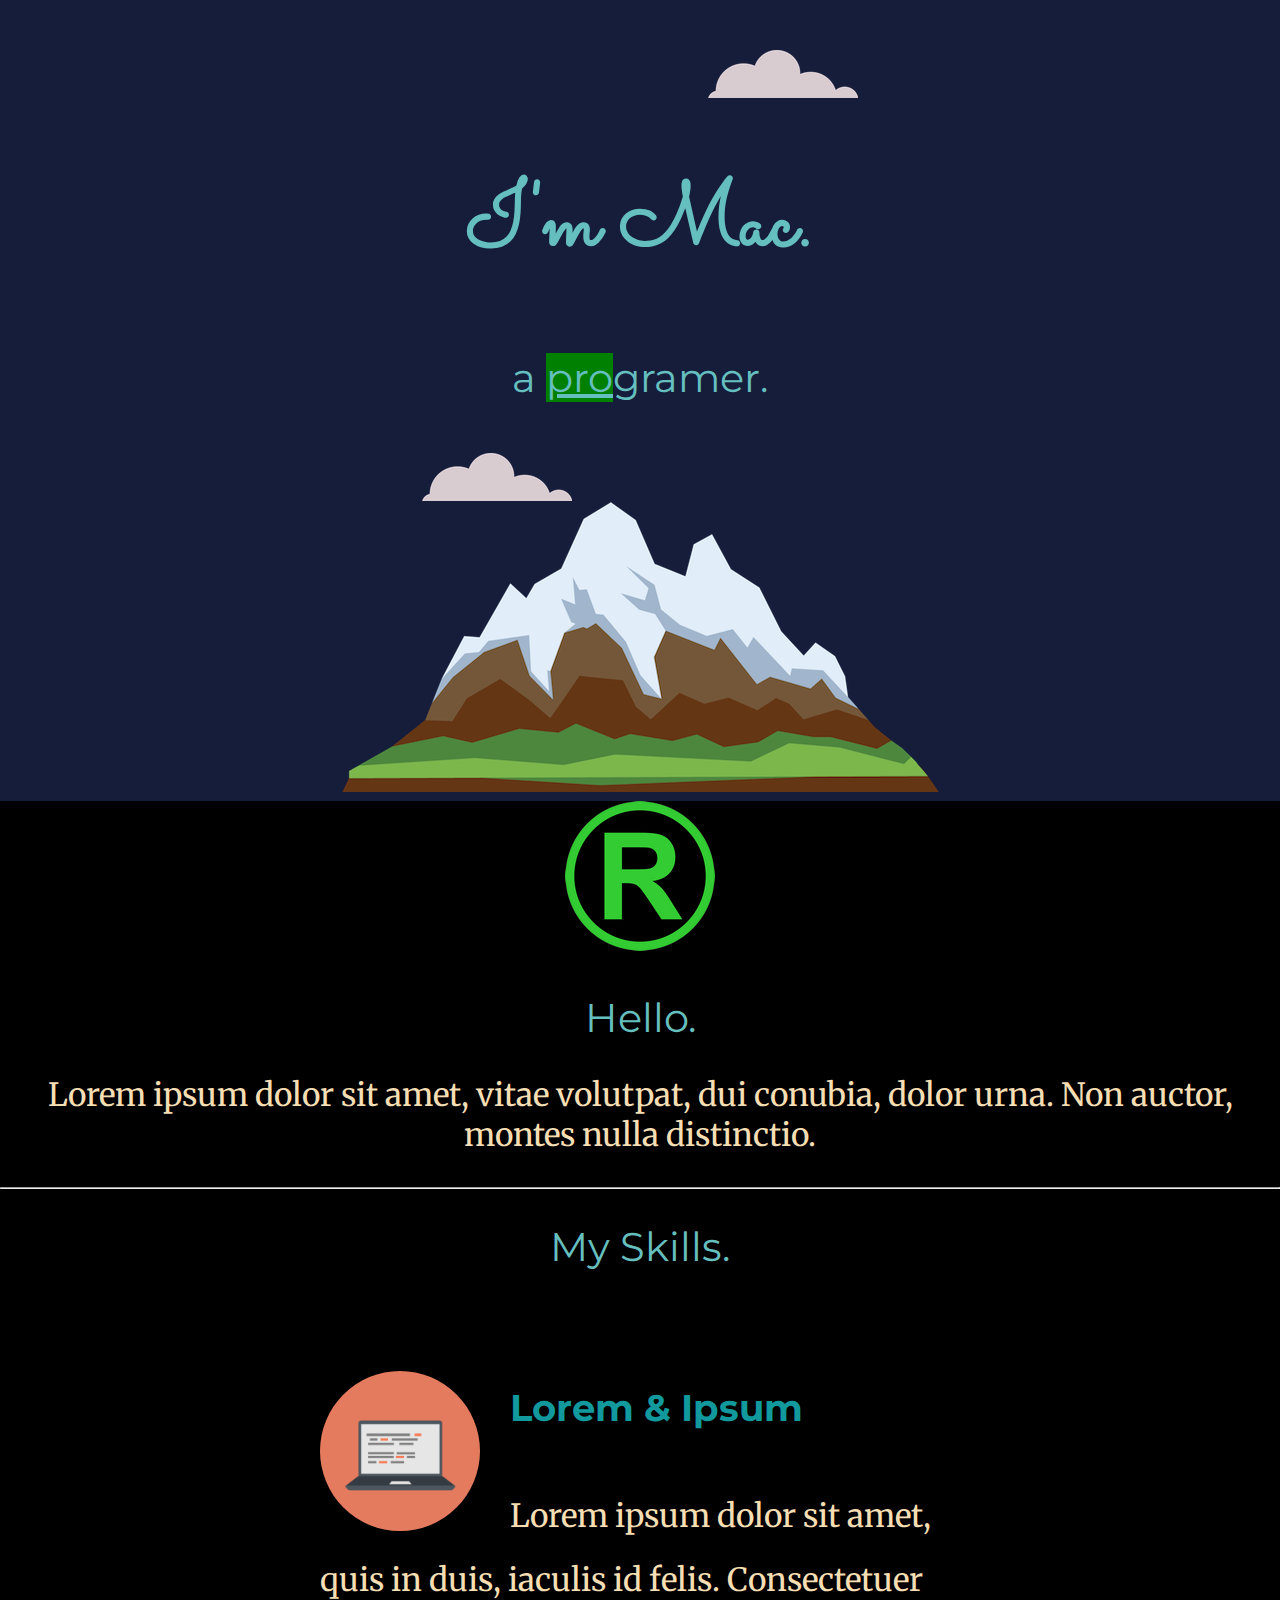
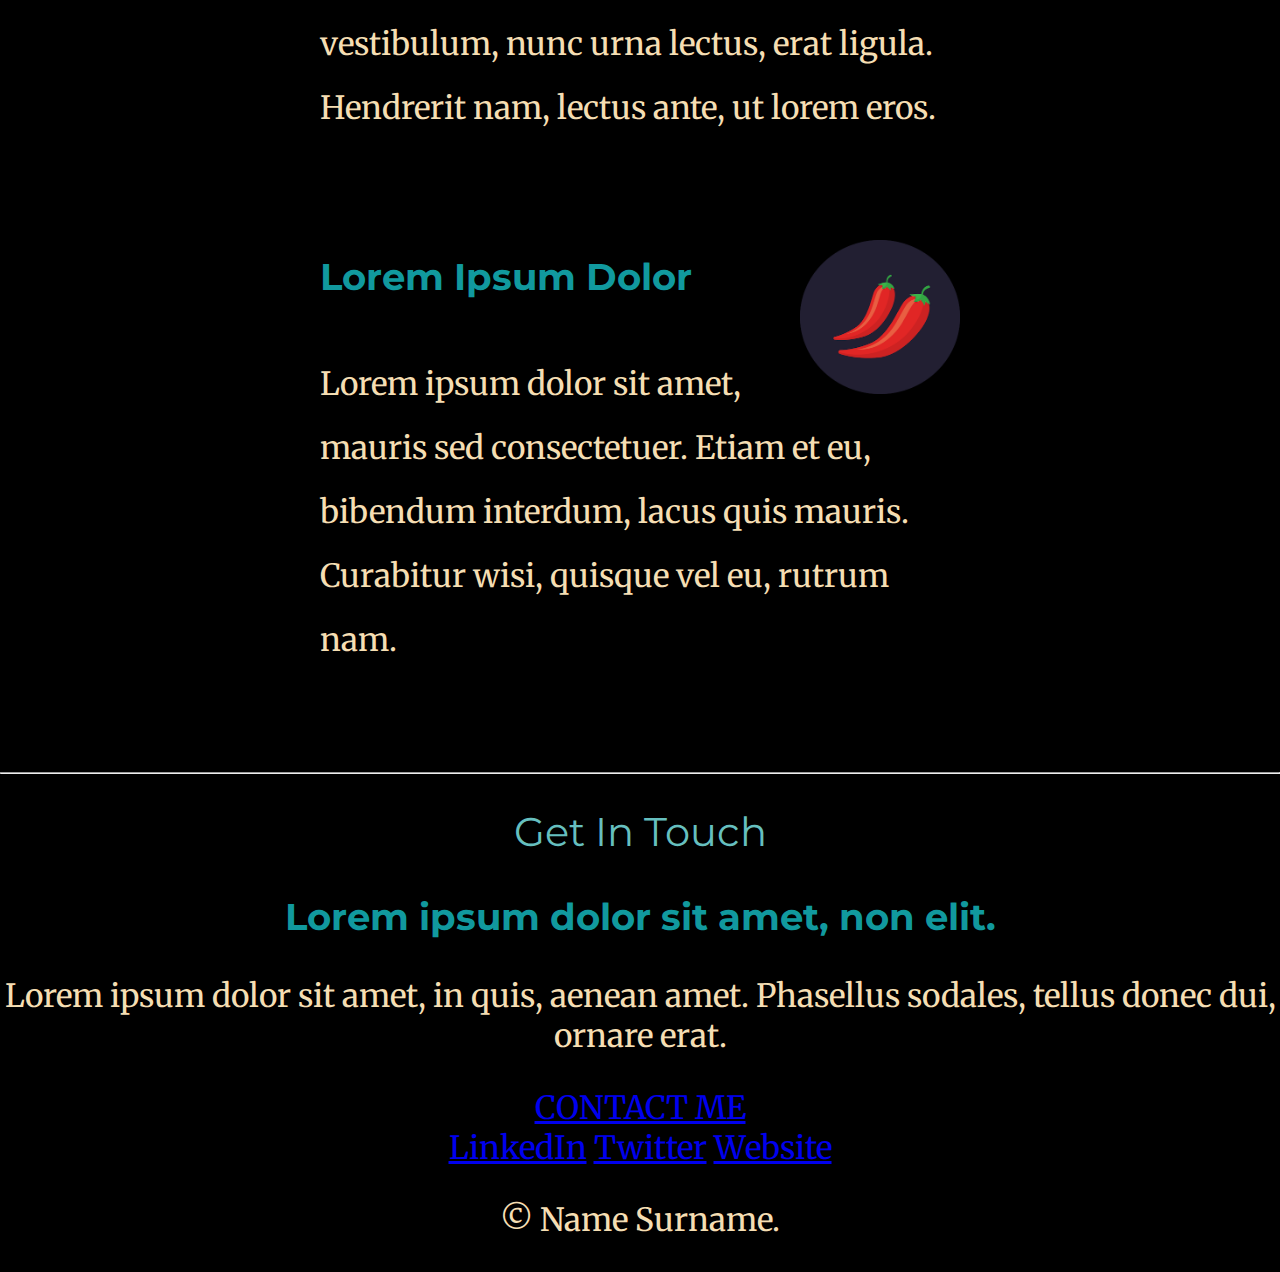
<file: index.html>
<!DOCTYPE html>
<html lang="en">
  <head>
    <meta charset="UTF-8" />
    <meta name="viewport" content="width=device-width, initial-scale=1.0" />
    <title>Mac's personal site</title>
    <link rel="stylesheet" href="css/styles.css" />
    <link id="icon" rel="icon" href="css/R_photo_150x150.png" />
    <!-- <link id="icon" rel="icon" href="css/1_photo_150x150.png" /> -->
    <link rel="preconnect" href="https://fonts.googleapis.com" />
    <link rel="preconnect" href="https://fonts.gstatic.com" crossorigin />
    <link
      href="https://fonts.googleapis.com/css2?family=Merriweather&family=Montserrat&family=Sacramento&display=swap"
      rel="stylesheet"
    />
  </head>
  <body>
    <div class="top-container">
      <img class="top-cloud" src="images/cloud.png" alt="cloud-img" />
      <h1>I'm Mac.</h1>
      <h2>a <span class="pro">pro</span>gramer.</h2>
      <img class="bottom-cloud" src="images/cloud.png" alt="cloud-img" />
      <img src="images/mountain.png" alt="mountain-img" />
    </div>
    <div class="middle-container">
      <div class="profile">
        <img src="css/R_photo_150x150.png" alt="mac-img" />
        <h2>Hello.</h2>
        <p>
          Lorem ipsum dolor sit amet, vitae volutpat, dui conubia, dolor urna.
          Non auctor, montes nulla distinctio.
        </p>
      </div>
      <hr />
      <div class="skills">
        <h2>My Skills.</h2>
        <div class="skill-row">
          <img class="computer-img" src="images\computer.png" alt="" />
          <h3>Lorem & Ipsum</h3>
          <p>
            Lorem ipsum dolor sit amet, quis in duis, iaculis id felis.
            Consectetuer vestibulum, nunc urna lectus, erat ligula. Hendrerit
            nam, lectus ante, ut lorem eros.
          </p>
        </div>
        <div class="skill-row">
          <img class="chilli-img" src="images\chillies.png" alt="" />
          <h3>Lorem Ipsum Dolor</h3>
          <p>
            Lorem ipsum dolor sit amet, mauris sed consectetuer. Etiam et eu,
            bibendum interdum, lacus quis mauris. Curabitur wisi, quisque vel
            eu, rutrum nam.
          </p>
        </div>
      </div>
      <hr />
      <div class="contact-me">
        <h2>Get In Touch</h2>
        <h3>Lorem ipsum dolor sit amet, non elit.</h3>
        <p>
          Lorem ipsum dolor sit amet, in quis, aenean amet. Phasellus sodales,
          tellus donec dui, ornare erat.
        </p>
        <a class="btn" href="mailto:name@email.com">CONTACT ME</a>
      </div>
    </div>

    <div class="bottom-container">
      <a class="footer-link" href="https://www.linkedin.com/">LinkedIn</a>
      <a class="footer-link" href="https://twitter.com/">Twitter</a>
      <a class="footer-link" href="https://www.appbrewery.co/">Website</a>
      <p>© Name Surname.</p>
    </div>
  </body>
</html>
</file>
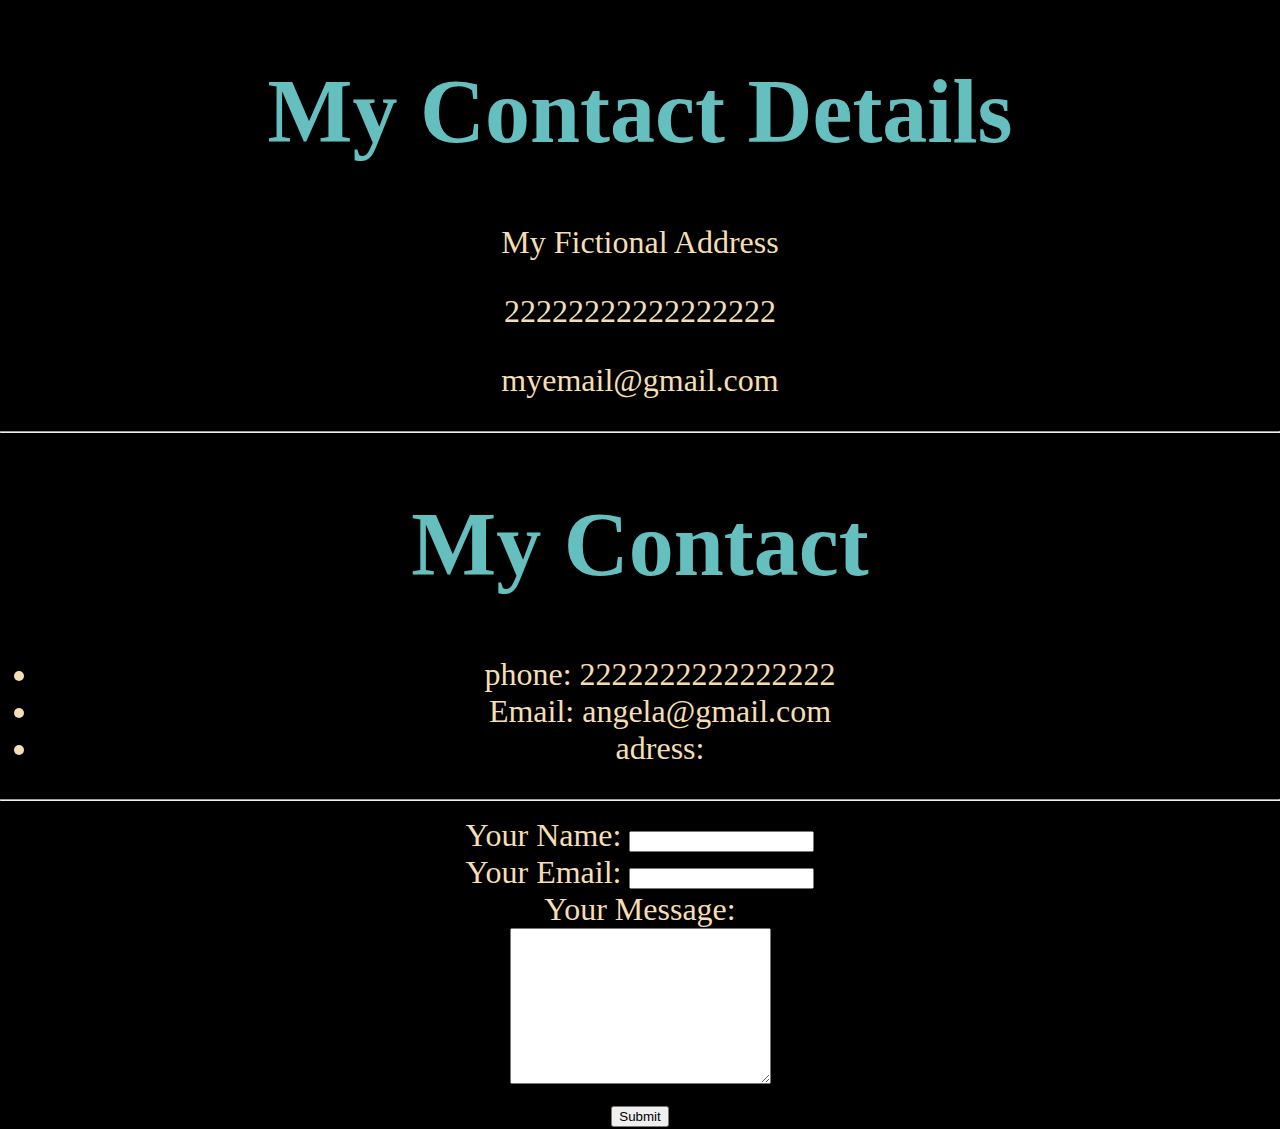
<file: contact-me.html>
<!DOCTYPE html>
<html lang="en">
  <head>
    <meta charset="UTF-8" />
    <meta name="viewport" content="width=device-width, initial-scale=1.0" />
    <title>Contact Me</title>
    <link rel="stylesheet" href="style.css" />
    <link rel="stylesheet" href="css/styles.css" />
  </head>
  <body>
    <h1>My Contact Details</h1>
    <p>My Fictional Address</p>
    <p>22222222222222222</p>
    <p>myemail@gmail.com</p>
    <hr>

    <h1>My Contact</h1>
    <ul>
      <li>phone: 2222222222222222</li>
      <li>Email: angela@gmail.com</li>
      <li>adress:</li>
    </ul>

    <hr />

    <form action="mailto:info@gmail.com" method="post" enctype="text/plain">
      <label for="name">Your Name:</label>
      <input id="name" type="text" name="yourName" value="" /><br />
      <label for="email">Your Email:</label>
      <input id="email" type="email" name="yourEmail" value="" /><br />

      <label for="message">Your Message:</label><br />
      <textarea name="yourMessage" id="message" cols="30" rows="10"></textarea><br />
      <input id="" type="submit" />
    </form>
  </body>
</html>
</file>
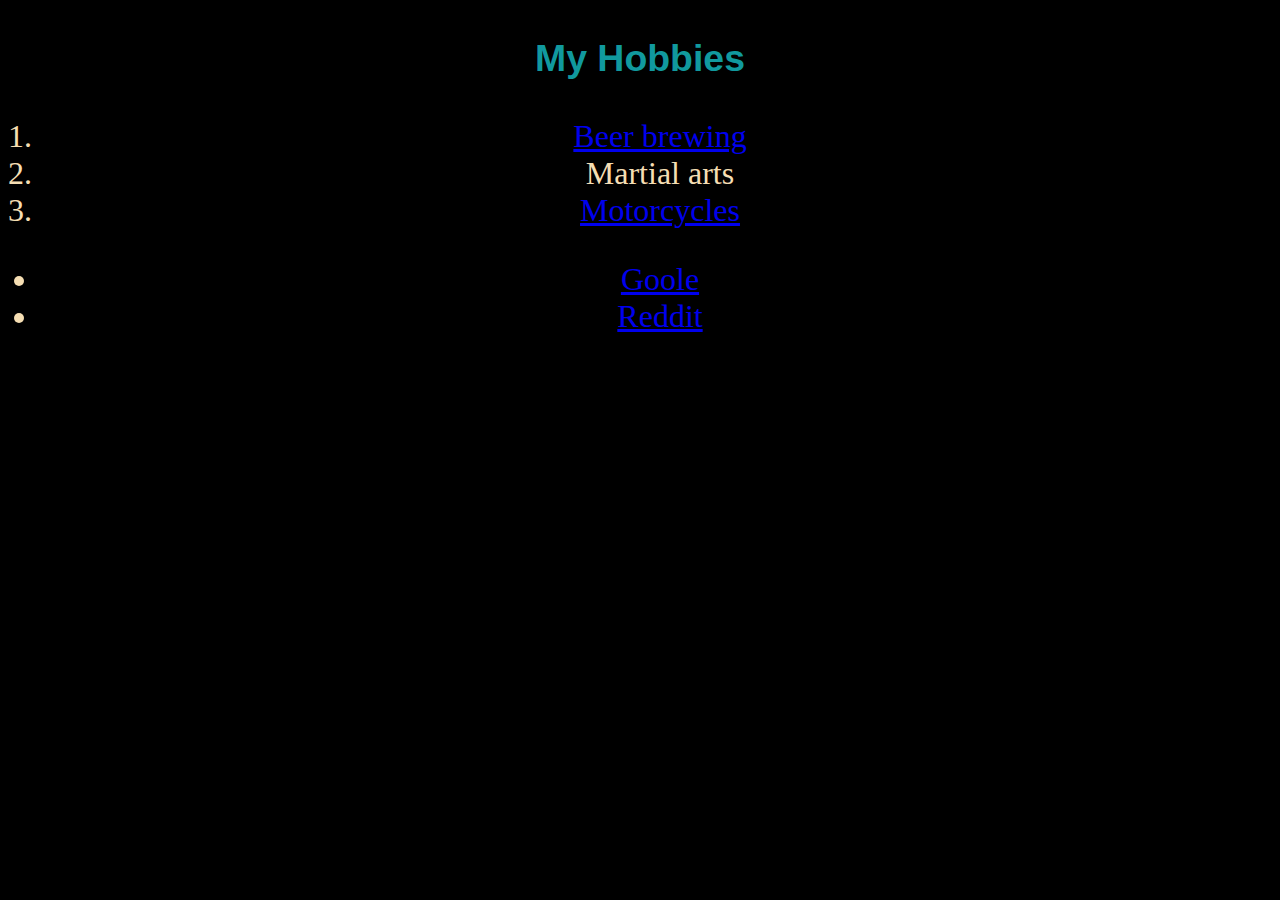
<file: hobbies.html>
<!DOCTYPE html>
<html lang="en">
  <head>
    <meta charset="UTF-8" />
    <meta name="viewport" content="width=device-width, initial-scale=1.0" />
    <title>My Hobbies</title>
    <link rel="stylesheet" href="style.css">
    <link rel="stylesheet" href="css/styles.css" />
  </head>
  <body>
    <h3>My Hobbies</h3>
    <ol>
      <li>
        <a
          href="https://images.unsplash.com/photo-1535958636474-b021ee887b13?ixlib=rb-1.2.1&ixid=MnwxMjA3fDB8MHxwaG90by1wYWdlfHx8fGVufDB8fHx8&auto=format&fit=crop&w=1470&q=80"
          >Beer brewing</a
        >
      </li>
      <li>Martial arts</li>
      <li>
        <a
          href="https://images.unsplash.com/photo-1525160354320-d8e92641c563?ixlib=rb-1.2.1&ixid=MnwxMjA3fDB8MHxwaG90by1wYWdlfHx8fGVufDB8fHx8&auto=format&fit=crop&w=687&q=80"
          >Motorcycles</a
        >
      </li>
    </ol>
    <ul>
      <li><a href="https://www.google.com/">Goole</a></li>
      <li><a href="https://www.reddit.com/">Reddit</a></li>
    </ul>
  </body>
</html>
</file>
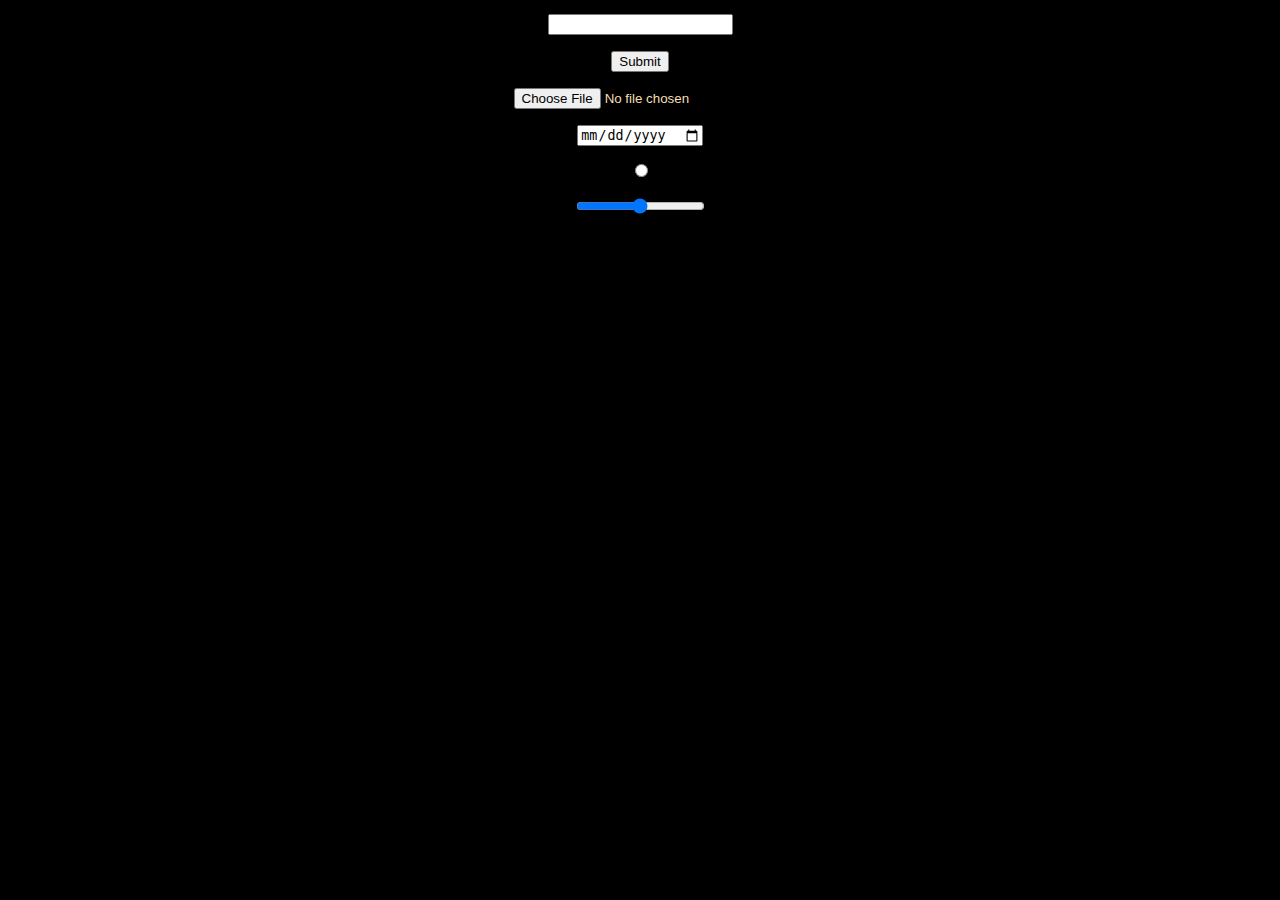
<file: inputs-chalange.html>
<!DOCTYPE html>
<html lang="en">
  <head>
    <meta charset="UTF-8" />
    <meta name="viewport" content="width=device-width, initial-scale=1.0" />
    <title>❤ Angela's personal site</title>
    <link rel="stylesheet" href="style.css" />
    <link rel="stylesheet" href="css/styles.css" />
  </head>
  <body>

    <form action="">
      <input type="text"><br>
      <input type="submit"><br>
      <input type="file"><br>
      <input type="date"><br>
      <input type="radio"><br>
      <input type="range"><br>
    </form>
  </body>
</html>
</file>
<file: css/styles.css>
body {
  background-color: black;
  color: wheat;
  margin: 0;
  text-align: center;
  font-family: 'Merriweather', serif;
  font-size: 200%;
}
h1 {
  color: #66BFBF;
  font-size: 5.625rem;   /* 100% = 16px;  90px / 16px = 562.5%; 5.625em = 562.5% = 90px   */
  margin-top: 50px auto 0 auto;
  font-family: 'Sacramento', cursive;
}

h2 {
  color: #66BFBF;
  font-family: 'Montserrat', sans-serif;
  font-size: 2.5rem;
  font-weight: normal;
}

h3 {
  color: #11999E;
  font-family: 'Montserrat', sans-serif;
}

.top-container {
  background-color: #151d3b;
  position: relative;
  padding-top: 100px;
  }

/* .middle-container {
}

.bottom-container {
} */

.skill-row {
  /* display: inline-block; */ /* makes center (my solution) */
  width: 50%;
  margin: 100px auto 100px auto; /* makes center (not my solution) */
  text-align: left;
  line-height: 2;
}

/* my solution to the challenge - Make each skill image have 25% the width of the skill row */
/* .skill-row > img { 
  width: 25%;
} */

.computer-img {
  width: 25%;
  float: left;
  margin-right: 30px;
  border-radius: 50%;
}

.chilli-img {
  width: 25%;
  float: right;
  margin-left: 30px;
}

.pro {
  text-decoration: underline;
}


span {
  background-color: green;
}

.top-cloud {
  position: absolute;
  right: 33%;
  top: 50px;
}

.bottom-cloud {
  position: absolute;
  left: 33%;
  bottom: 300px;
}

#icon {
  width: 5px;
  height: 5px;
  /* width: 100%; */
  /* height: 100%; */
}

/* .top-cloud {
  position: relative;
  margin-top: 3%;
  margin-left: 22%;
}

.bottom-cloud {
  position: absolute;
  left: 34%;
} */
</file>
<file: style.css>
body {
  background-color: black;
  color: wheat;
}
</file>
